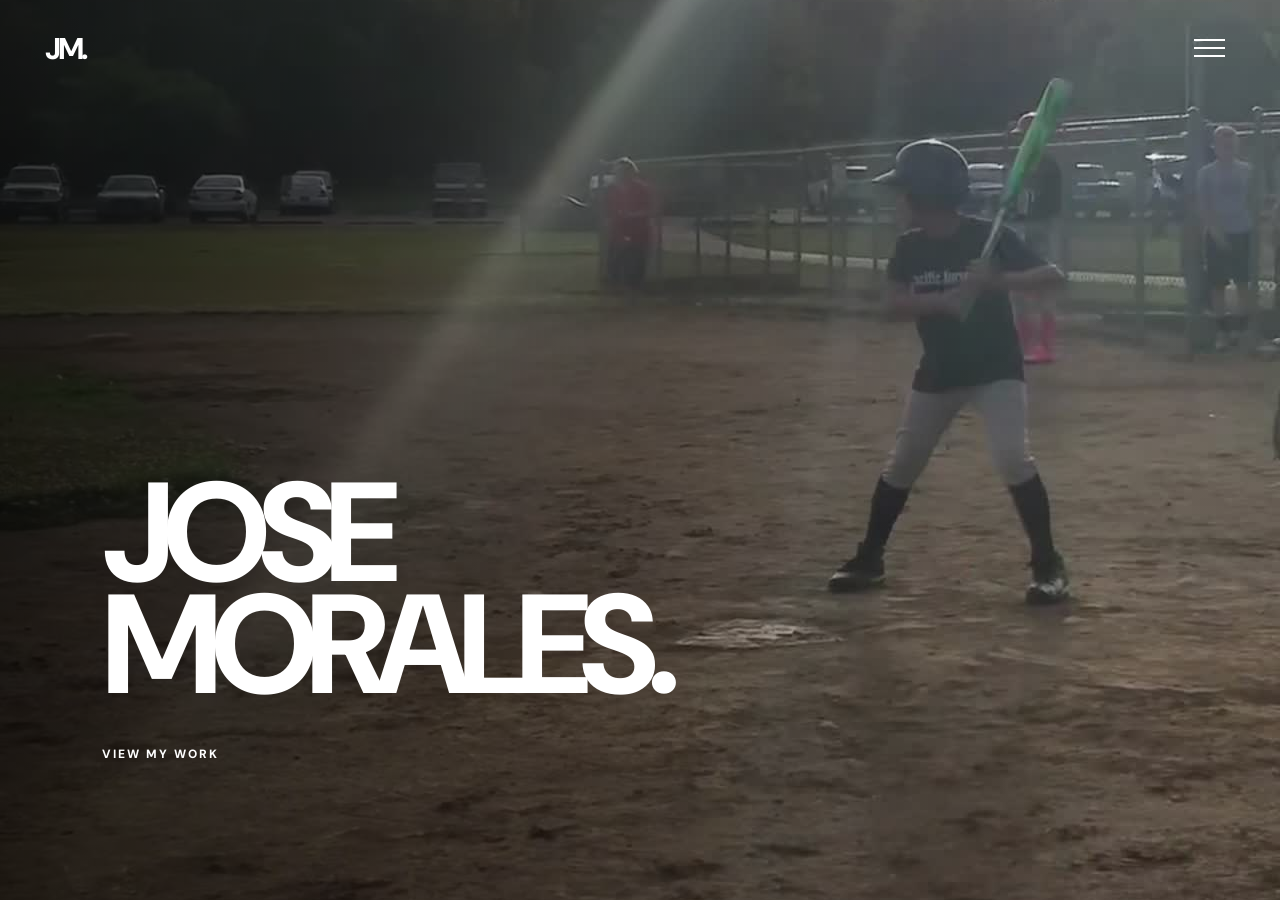
<file: index.html>
<!DOCTYPE html>

<html lang="en"><head><meta charset="utf-8"/><meta content="width=device-width,initial-scale=1" name="viewport"/><title>Jose Morales | Sports Business &amp; Athlete Partnerships</title><meta content="Jose Morales — athlete partnerships, NIL, sports business and selected work." name="description"/><link href="styles.css" rel="stylesheet"/></head><body>
<header class="topbar"><a class="brand" data-page="home" href="#home">JM<span class="brand-dot">.</span></a><a class="linkedin-top" href="https://www.linkedin.com/in/jose2morales/" rel="noopener" target="_blank">LINKEDIN </a><a class="contact-link" href="mailto:jmoralesnil@gmail.com">LET'S CONNECT </a><button aria-controls="site-menu" aria-expanded="false" aria-label="Open menu" class="menu-toggle" type="button"><span></span><span></span><span></span></button></header>
<nav aria-hidden="true" aria-label="Main menu" class="float-nav" id="site-menu"><button aria-label="Close menu" class="menu-close" type="button">×</button><div class="mega-columns"><div class="mega-column"><h2 class="mega-heading">WHO I AM</h2><button class="mega-link" data-page="about" type="button">My Story</button><button class="mega-link" data-page="baseball" type="button">Baseball &amp; Purpose</button><button class="mega-link" data-page="resume" type="button">Resume</button></div><div class="mega-column"><h2 class="mega-heading">EXPERIENCE</h2><button class="mega-link" data-job="0" type="button">Oregon Accelerator — Account Manager</button><button class="mega-link" data-job="1" type="button">Eugene Emeralds</button><button class="mega-link" data-job="2" type="button">Oregon Accelerator — Research &amp; Insights</button><button class="mega-link" data-job="3" type="button">The Eugene Nest</button></div><div class="mega-column"><h2 class="mega-heading">MY WORK</h2><button class="mega-link" data-athlete="mikey" data-open-work="nil" type="button">Mikey Ebner</button><button class="mega-link" data-athlete="brody" data-open-work="nil" type="button">Brody Martin</button><button class="mega-link" data-work="case" type="button">Case Competition</button><button class="mega-link" data-work="projects" type="button">Projects &amp; Writing</button></div><div class="mega-column"><h2 class="mega-heading">CONNECT</h2><a class="mega-link" href="https://www.linkedin.com/in/jose2morales/" rel="noopener" target="_blank">LinkedIn</a><a class="mega-link" href="mailto:jmoralesnil@gmail.com">Email Me</a></div></div></nav>
<main id="main">
<section aria-label="Home" class="screen home-screen active" id="home"><video autoplay="" class="hero-video" loop="" muted="" playsinline="" poster="assets/video-poster.jpg" preload="auto"><source src="assets/batting-before-pitch.mp4" type="video/mp4"/></video><div class="video-shade"></div><div class="home-content"><h1>JOSE<br/>MORALES<span class="period">.</span></h1><button class="work-cta" data-page="work">VIEW MY WORK</button></div></section>
<section aria-label="Who I Am" class="screen content-screen" id="about"><div class="section-inner"><div class="section-top"><h2>WHO I AM </h2></div><div class="about-layout"><div class="portrait-wrap"><img alt="Jose Morales headshot, shown in full" src="assets/headshot.jpg"/></div><div class="about-copy"><p class="lead">I fell in love with sports long before I knew I wanted to work in the industry.</p><p>At 14, I started reselling shoes. I loved the game, the shoes, and everything that came with it. More than anything, I loved learning how to hustle — figuring out how to turn one dollar into two, finding opportunities, and putting in the work to make something happen.</p><p>That experience taught me how to connect with people, understand what they value, and build something from the ground up. It’s the same mindset I bring to athlete partnerships and sports business today.</p><p>I'm studying Advertising with a Sports Business minor at the University of Oregon. Between retail operations, Minor League Baseball, and NIL partnerships, I've learned that the part of sports I enjoy most is helping people turn an opportunity into something real.</p><div class="about-meta"><span>UNIVERSITY OF OREGON</span><span>ADVERTISING / SPORTS BUSINESS</span></div><div class="inline-links"><a href="mailto:jmoralesnil@gmail.com">EMAIL </a><a href="https://www.linkedin.com/in/jose2morales/" rel="noopener" target="_blank">LINKEDIN </a><a href="https://jmoraportfolio.com/" rel="noopener" target="_blank">PORTFOLIO </a></div></div></div></div></section>
<section aria-label="Experience" class="screen content-screen" id="experience"><div class="section-inner"><div class="section-top"><h2>EXPERIENCE</h2></div><div class="experience-list">
<article class="job"><div class="job-side"><span class="job-date">JUNE 2026 — PRESENT</span><span class="job-loc">EUGENE, OR</span></div><div class="job-main"><img alt="Company logo" class="company-logo" src="assets/accelerator.png"/><h3>OREGON ACCELERATOR</h3><div class="job-role">ACCOUNT MANAGER</div><p>Managed NIL partnerships for University of Oregon student-athletes end to end, from brand outreach through campaign execution, as the main point of contact between athletes and brands.</p><p>Led brand outreach, athlete coordination, and partnership execution across six NIL campaigns, building relationships between athletes and businesses.</p></div></article>
<article class="job"><div class="job-side"><span class="job-date">APRIL — SEPTEMBER 2026</span><span class="job-loc">EUGENE, OR</span></div><div class="job-main"><img alt="Company logo" class="company-logo" src="assets/emeralds.png"/><h3>EUGENE EMERALDS <small>(MiLB)</small></h3><div class="job-role">BOX OFFICE ASSOCIATE</div><p>Worked the box office during 10 sellout crowds of 4,000 fans, handling an average of 450 walk-up ticket sales per game while keeping lines moving before first pitch.</p><p>Handled walk-up sales, will call, and seating fixes under pressure, and learned the behind-the-scenes operations of a MiLB organization using ProVenue.</p></div></article>
<article class="job"><div class="job-side"><span class="job-date">MARCH — JUNE 2026</span><span class="job-loc">EUGENE, OR</span></div><div class="job-main"><img alt="Company logo" class="company-logo" src="assets/accelerator.png"/><h3>OREGON ACCELERATOR</h3><div class="job-role">RESEARCH &amp; INSIGHTS</div><p>Built analytical one-pagers on student-athletes' fair market value using Social Blade, follower growth, engagement rate, and reach.</p><p>Turned athlete data into pitch-ready insights to help price NIL deals and match athletes with local brands. <strong>Promoted to Account Manager after three months.</strong></p></div></article>
<article class="job"><div class="job-side"><span class="job-date">2024 — PRESENT</span><span class="job-loc">EUGENE, OR</span></div><div class="job-main"><img alt="Company logo" class="company-logo" src="assets/nest.png"/><h3>THE EUGENE NEST</h3><div class="job-role">SALES ASSOCIATE</div><p>Worked with customers across sneaker resale and streetwear, supporting merchandise drops, store operations, and customer relationships. Learned how inventory, demand, and sales patterns shape decisions at a small business.</p></div></article>
</div></div></section>
<section aria-label="Baseball and Purpose" class="screen content-screen" id="baseball"><div class="section-inner"><div class="section-top"><h2>BASEBALL &amp; PURPOSE </h2></div><div class="story-scroll"><p class="story-lead">Baseball has always been more than a game to me. It's where I learned to compete, keep showing up, and believe in something bigger than myself.</p><p>Growing up, I watched my mom work three jobs to support us. I learned early what it takes just to get by, and I carried that work ethic into everything I did, especially baseball.</p><p>Then, as a young teenager, I broke my ankle. I spent three months in bed and eight months recovering in total. Going from playing the game I loved to having to learn how to walk again changed the way I looked at my future. I had a lot of time to think about what I wanted to do with my life and what kind of impact I could make.</p><p>That experience helped me realize that my place in baseball didn't have to end when I stepped off the field. I could still be part of the game by helping other athletes navigate their own journeys, especially when things don't go as planned.</p><p class="story-emphasis">I want to be the person an athlete can turn to — a resource, a supporter, and someone who understands that there's a whole person behind the performance.</p><p>That's why I'm excited to build my career in the baseball ecosystem. Whether it's athlete representation, partnerships, player development, or the business side of the sport, I want to help players find opportunities, make informed decisions, and get where they want to go. I know what it feels like to have the game taken away for a while. I want to help athletes feel supported through the highs, the setbacks, and everything in between.</p></div></div></section><section aria-label="Resume" class="screen content-screen" id="resume"><div class="section-inner"><div class="section-top"><h2>RESUME </h2></div><div class="resume-scroll"><img alt="Jose Morales resume — full document" class="resume-image" src="assets/resume.png"/></div></div></section><section aria-label="My Work" class="screen content-screen" id="work"><div class="section-inner"><div class="section-top"><h2>MY WORK </h2></div>
<div class="work-panel selected" id="panel-nil" role="tabpanel"><div aria-label="Athlete profiles" class="athlete-nav"><button class="selected" data-athlete="mikey">mikey ebner</button><button data-athlete="brody">BRODY MARTIN</button></div>
<div class="athlete-panel" id="athlete-mikey" role="tabpanel"><div class="athlete-layout"><div class="athlete-copy"><span class="eyebrow muted">OREGON BASEBALL / PITCHER / NIL</span><h3>MIKEY<br/>EBNER<span class="period">.</span></h3><p class="feature-lead">Turning local reach into a recurring partnership.</p><p>Paired USC transfer and Oregon Baseball pitcher Mikey Ebner with R&amp;A Auto Detail to build his local following. The campaign delivered 10K+ views, 300+ likes, and a 10% engagement lift, and became a year-long recurring NIL deal.</p><div class="stats"><div><strong>10K+</strong><span>VIEWS</span></div><div><strong>300+</strong><span>LIKES</span></div><div><strong>10%</strong><span>ENGAGEMENT LIFT</span></div></div><div class="mikey-partnerships"><h4>BRAND PARTNERSHIPS</h4><p>Six partnerships I helped secure and manage for Mikey Ebner:</p><ul><li>R&amp;A Auto Detail</li><li>Momentous</li><li>GLD Jewelry</li><li>Manta Sleep</li><li>Hawaiian Island Grill</li><li>Fore Season Golf Simulator</li></ul></div></div><div class="campaign-video"><video controls="" playsinline="" poster="assets/mikey-video-poster.jpg" preload="metadata"><source src="assets/mikey-ra-campaign.mp4" type="video/mp4"/>Your browser does not support video playback.</video><div class="video-caption">R&amp;A AUTO DETAIL × MIKEY EBNER · FILMED &amp; EDITED BY OTTO ARNEY</div><p class="creative-credit">Video credit: Otto Arney — filming &amp; editing · Creative team collaboration</p></div></div></div>
<div class="athlete-panel brody-feature" hidden="" id="athlete-brody" role="tabpanel"><div class="athlete-layout"><div class="athlete-copy"><span class="eyebrow muted">OREGON BASEBALL / PITCHER / NIL</span><h3>BRODY<br/>MARTIN<span class="period">.</span></h3><p class="feature-lead">Bringing a brand relationship to another athlete.</p><p>Brody is a pitcher for the University of Oregon baseball team I work with through Oregon Accelerator. I connected him with GLD, bringing a jewelry brand I'd already partnered with into a second athlete relationship.</p></div><div class="brody-type"><span>OREGON BASEBALL</span><strong>GLD / JEWELRY</strong></div></div></div>
</div>
<div class="work-panel" hidden="" id="panel-case" role="tabpanel">
<div class="case-editorial"><span class="eyebrow muted">OREGON ACCELERATOR / SPRING 2026</span><h3>KAISER<br/>PERMANENTE<span class="period">.</span></h3>
<p class="case-intro">Making <em>Thrive</em> relevant to the next generation.</p>
<p>Kaiser Permanente challenged four Oregon Accelerator teams to reach college-age audiences with a measurable, relevant campaign.</p>
<p>We proposed <strong>Thrive Campus Tour</strong>: a repeatable campus wellness experience connecting Kaiser’s Thrive message with students through athlete partnerships and in-person engagement.</p>
<p>Our pitch mapped event logistics, budget, and KPIs—participation, QR interactions, brand recognition, and follow-up engagement—to make the idea scalable and measurable.</p>
<p>I helped lead a ten-person team and presented with five teammates: <strong>10 minutes to pitch, five minutes for questions.</strong> We placed <strong>first of four teams.</strong></p>

<a class="deck-open" href="#kaiser-deck" id="deck-open-link">VIEW THE ORIGINAL 17-SLIDE PITCH DECK</a>
<div class="case-judges"><h4>ACKNOWLEDGMENTS</h4><p>Thank you to <a href="https://www.linkedin.com/company/oregon-accelerator/" rel="noopener" target="_blank">Oregon Accelerator</a> for organizing the opportunity and to the judges who invested their time in reviewing our work: <a href="https://www.linkedin.com/in/alex-muecke/" rel="noopener" target="_blank">Alex Muecke</a>, <a href="https://www.linkedin.com/in/abbyboustead/" rel="noopener" target="_blank">Abby Boustead, MBA</a>, <a href="https://www.linkedin.com/in/emily-jo-roberts-25018248/" rel="noopener" target="_blank">Emily Jo Roberts</a>, <a href="https://www.linkedin.com/in/jfraccola/" rel="noopener" target="_blank">Jillian Fraccola</a>, <a href="https://www.linkedin.com/in/stevenstrand/" rel="noopener" target="_blank">Steve Strand</a>, <a href="https://www.linkedin.com/in/kleinaaronr/" rel="noopener" target="_blank">Aaron Klein</a>.</p></div>
</div></div>
<div class="work-panel" hidden="" id="panel-projects" role="tabpanel"><div class="project-list"><article><span class="eyebrow muted">WEB DEVELOPMENT</span><h3>JEREMIAH MCCLELLAN</h3><p>Website work for athlete Jeremiah McClellan, combining a clean digital presence with athlete branding.</p><a href="https://jaymcc.com/" rel="noopener" target="_blank">VISIT JAYMCC.COM </a></article><article><span class="eyebrow muted">WRITING / MEDIUM</span><h3>PUBLISHED ARTICLES</h3><p>My published writing on NIL partnerships and the business of sneakers.</p><a href="https://medium.com/@morales.jose1823/nil-and-the-new-brand-pipeline-how-college-endorsements-became-infrastructure-6e71b758aadb" rel="noopener" target="_blank">NIL AND THE NEW BRAND PIPELINE </a><a href="https://medium.com/@morales.jose1823/nikes-inventory-correction-scarcity-the-dtc-misstep-the-lost-categories-and-the-recovery-27f972cce222" rel="noopener" target="_blank">NIKE’S INVENTORY CORRECTION </a><a href="https://medium.com/@morales.jose1823" rel="noopener" target="_blank">ALL ARTICLES ON MEDIUM </a></article></div></div>
</div></section>
</main><div aria-hidden="true" class="bottom-index"><span id="page-counter">00 / 03</span><span>JOSE MORALES © 2026</span></div><script src="site.js"></script><div aria-hidden="true" aria-label="Kaiser Permanente original 17-slide pitch deck" aria-modal="true" class="deck-overlay" id="kaiser-deck" role="dialog"><div class="deck-top"><span>KAISER PERMANENTE × OREGON ACCELERATOR · ORIGINAL PITCH DECK</span><button aria-label="Close pitch deck" class="deck-close">CLOSE ×</button></div><div class="deck-image-wrap"><img alt="Kaiser Permanente pitch deck slide 1 of 17" class="deck-image" src="assets/kaiser-deck/01.jpg"/></div><div class="deck-bottom"><button class="deck-back">PREVIOUS</button><span class="deck-index">01 / 17</span><button class="deck-forward">NEXT</button></div></div><script>
(function(){const overlay=document.getElementById('kaiser-deck'),open=document.getElementById('deck-open-link');if(!overlay||!open)return;let idx=0;const img=overlay.querySelector('.deck-image'),count=overlay.querySelector('.deck-index');const slides=window.KAISER_SLIDES||Array.from({length:17},(_,i)=>'assets/kaiser-deck/'+String(i+1).padStart(2,'0')+'.jpg');function show(n){idx=(n+17)%17;img.src=slides[idx];img.alt='Kaiser Permanente original pitch deck slide '+(idx+1)+' of 17';count.textContent=String(idx+1).padStart(2,'0')+' / 17'}function close(){overlay.classList.remove('open');overlay.setAttribute('aria-hidden','true');document.body.classList.remove('deck-open-body');if(location.hash==='#kaiser-deck')history.replaceState(null,'',location.pathname+location.search)}open.addEventListener('click',e=>{e.preventDefault();show(0);overlay.classList.add('open');overlay.setAttribute('aria-hidden','false');document.body.classList.add('deck-open-body')});overlay.querySelector('.deck-close').addEventListener('click',close);overlay.querySelector('.deck-back').addEventListener('click',()=>show(idx-1));overlay.querySelector('.deck-forward').addEventListener('click',()=>show(idx+1));document.addEventListener('keydown',e=>{if(!overlay.classList.contains('open'))return;if(e.key==='Escape')close();if(e.key==='ArrowLeft')show(idx-1);if(e.key==='ArrowRight')show(idx+1)});})();
</script></body></html>
</file>
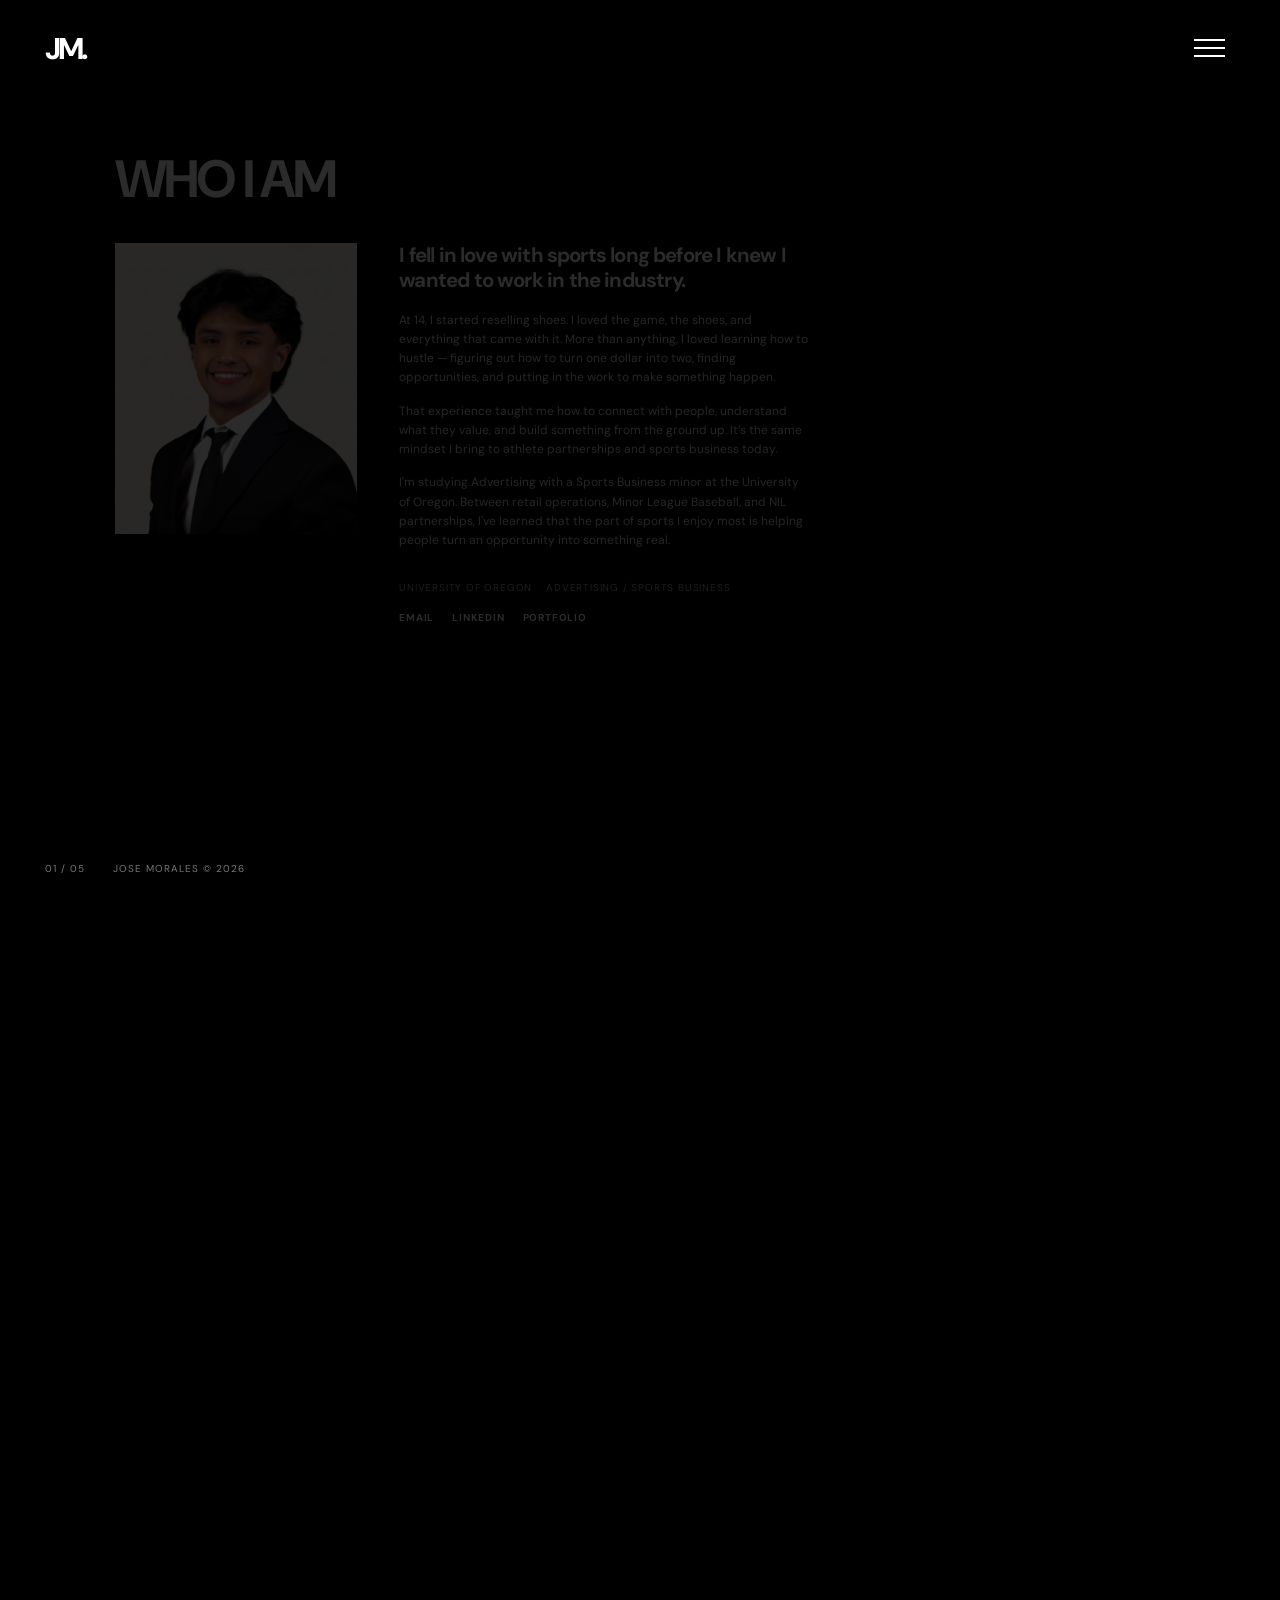
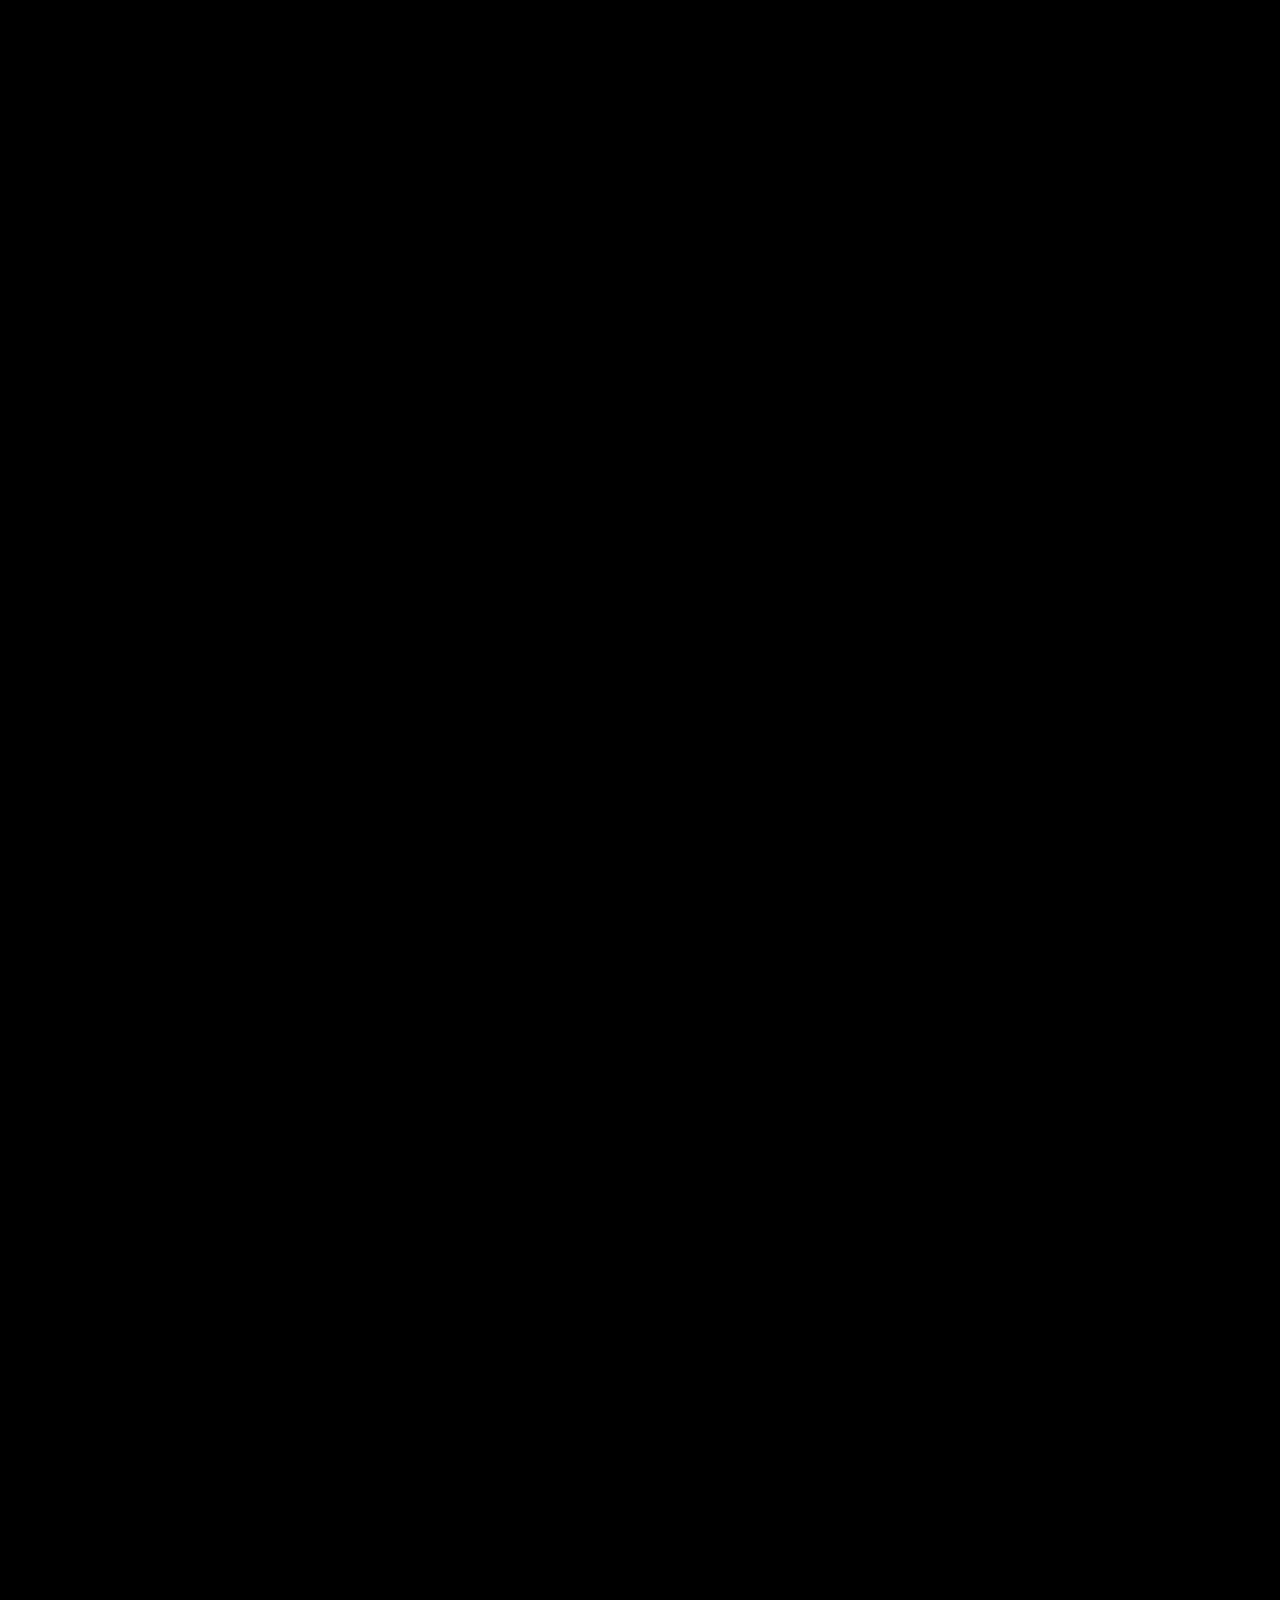
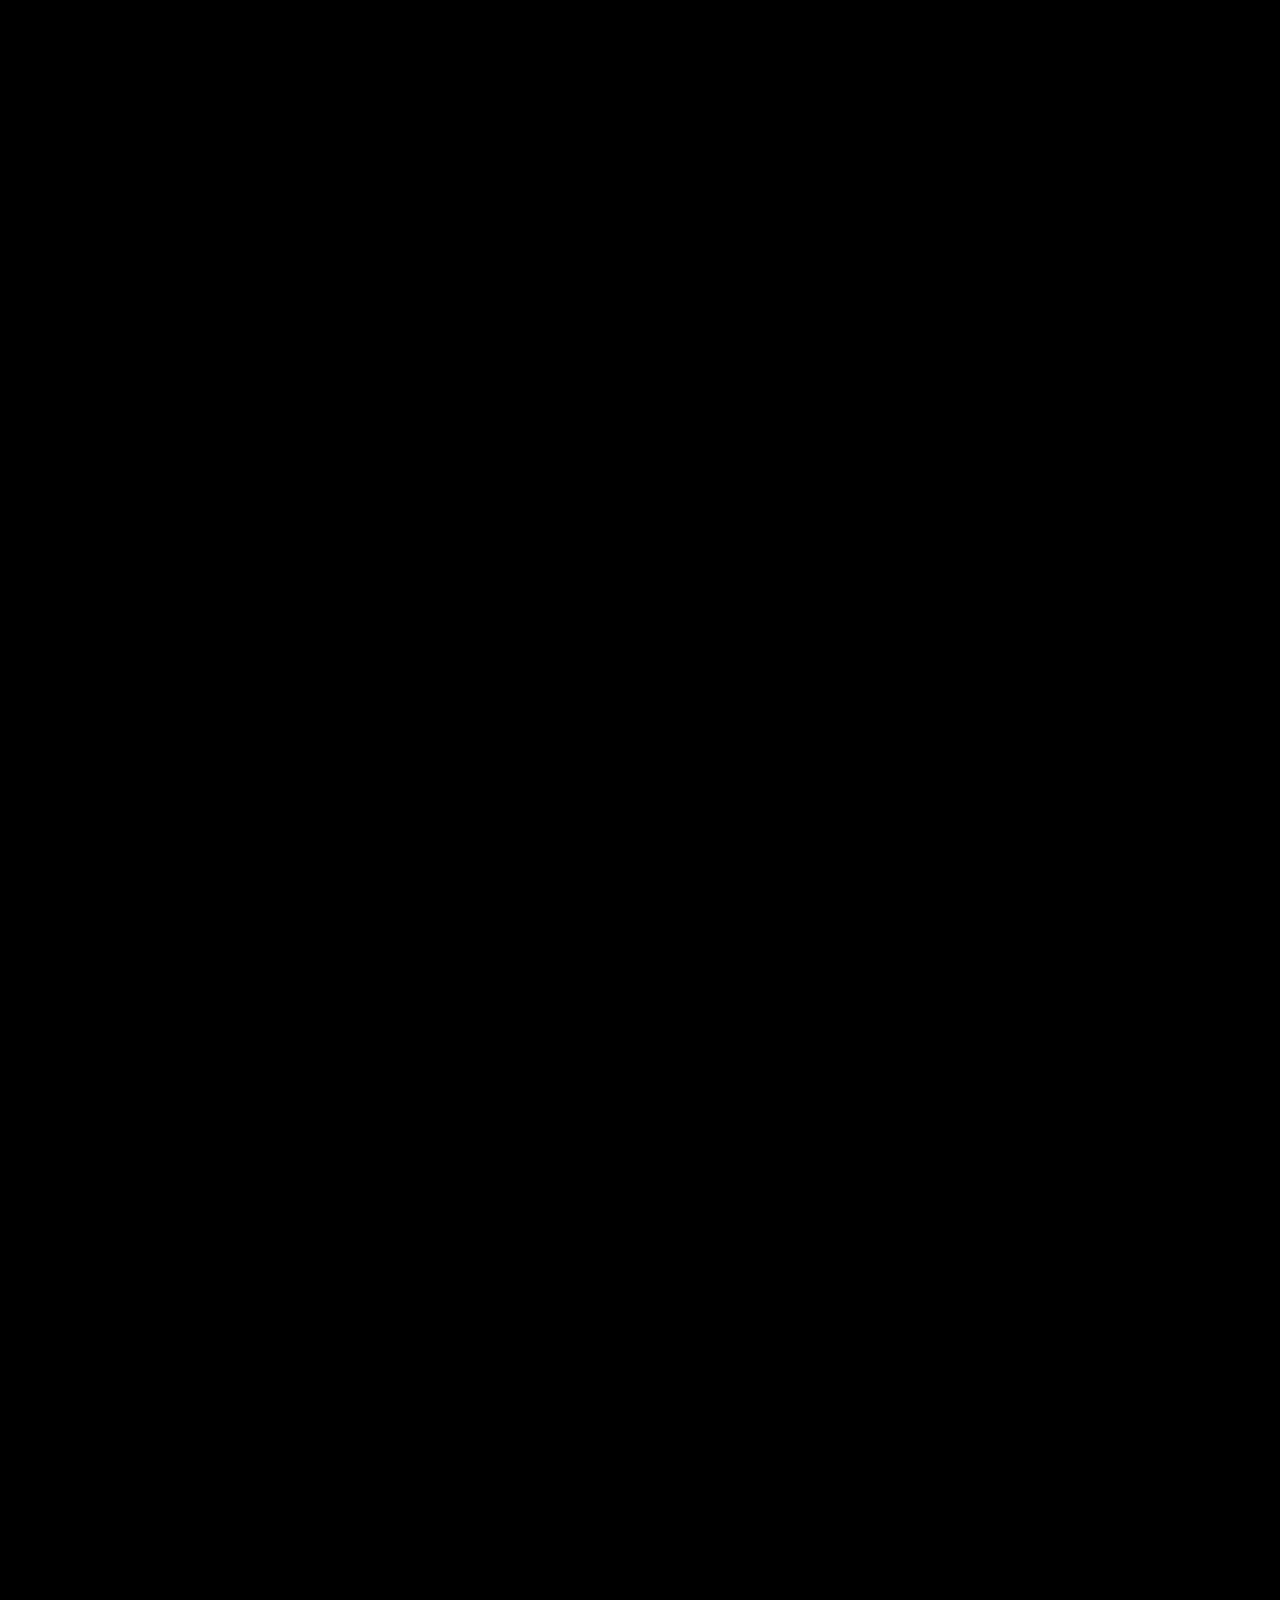
<file: about.html>
<!DOCTYPE html>
<html lang="en"><head><meta charset="utf-8"/><meta content="0; url=index.html#about" http-equiv="refresh"/><title>Jose Morales</title></head><body><a href="index.html#about">Open portfolio</a><div aria-hidden="true" aria-label="Kaiser Permanente original 17-slide pitch deck" aria-modal="true" class="deck-overlay" id="kaiser-deck" role="dialog"><div class="deck-top"><span>KAISER PERMANENTE × OREGON ACCELERATOR · ORIGINAL PITCH DECK</span><button aria-label="Close pitch deck" class="deck-close">CLOSE ×</button></div><div class="deck-image-wrap"><img alt="Kaiser Permanente pitch deck slide 1 of 17" class="deck-image" src="assets/kaiser-deck/01.jpg"/></div><div class="deck-bottom"><button class="deck-back">PREVIOUS</button><span class="deck-index">01 / 17</span><button class="deck-forward">NEXT</button></div></div><script>
(function(){const overlay=document.getElementById('kaiser-deck'),open=document.getElementById('deck-open-link');if(!overlay||!open)return;let idx=0;const img=overlay.querySelector('.deck-image'),count=overlay.querySelector('.deck-index');const slides=window.KAISER_SLIDES||Array.from({length:17},(_,i)=>'assets/kaiser-deck/'+String(i+1).padStart(2,'0')+'.jpg');function show(n){idx=(n+17)%17;img.src=slides[idx];img.alt='Kaiser Permanente original pitch deck slide '+(idx+1)+' of 17';count.textContent=String(idx+1).padStart(2,'0')+' / 17'}function close(){overlay.classList.remove('open');overlay.setAttribute('aria-hidden','true');document.body.classList.remove('deck-open-body');if(location.hash==='#kaiser-deck')history.replaceState(null,'',location.pathname+location.search)}open.addEventListener('click',e=>{e.preventDefault();show(0);overlay.classList.add('open');overlay.setAttribute('aria-hidden','false');document.body.classList.add('deck-open-body')});overlay.querySelector('.deck-close').addEventListener('click',close);overlay.querySelector('.deck-back').addEventListener('click',()=>show(idx-1));overlay.querySelector('.deck-forward').addEventListener('click',()=>show(idx+1));document.addEventListener('keydown',e=>{if(!overlay.classList.contains('open'))return;if(e.key==='Escape')close();if(e.key==='ArrowLeft')show(idx-1);if(e.key==='ArrowRight')show(idx+1)});})();
</script></body></html>
</file>
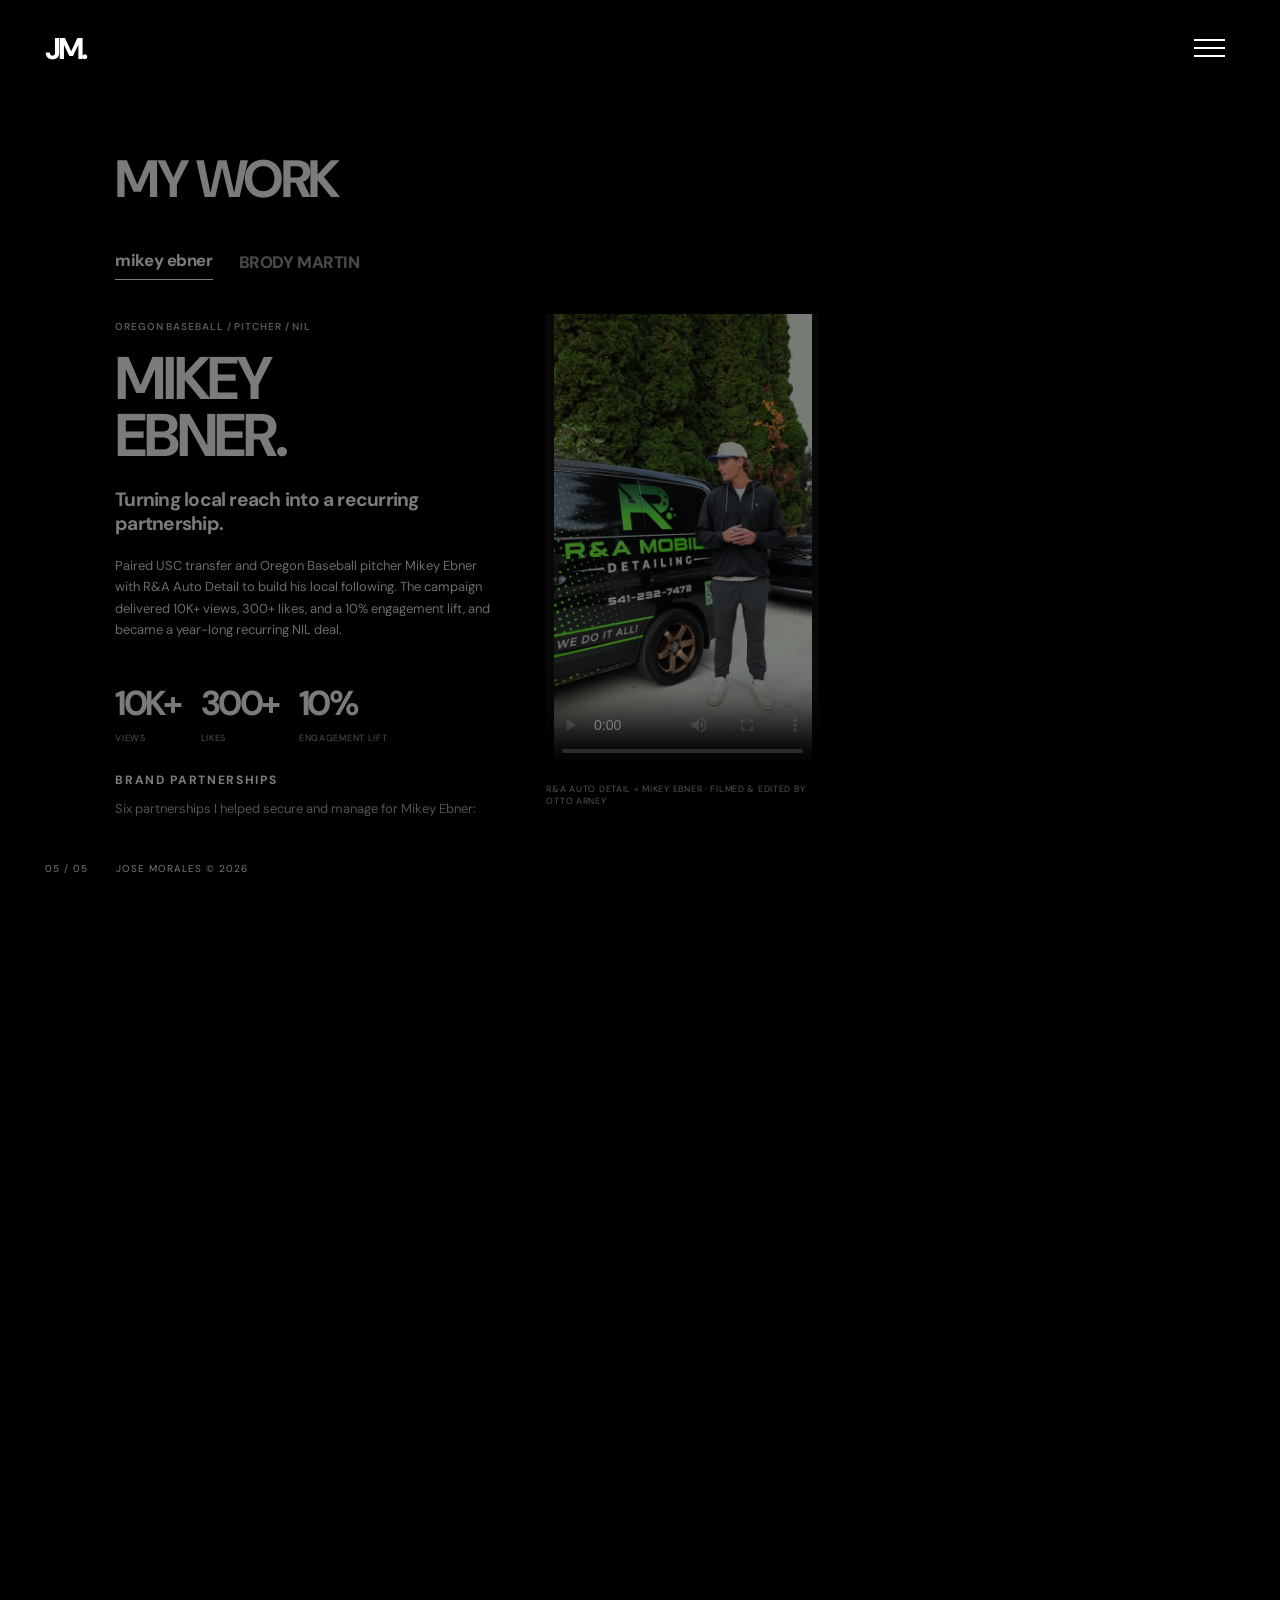
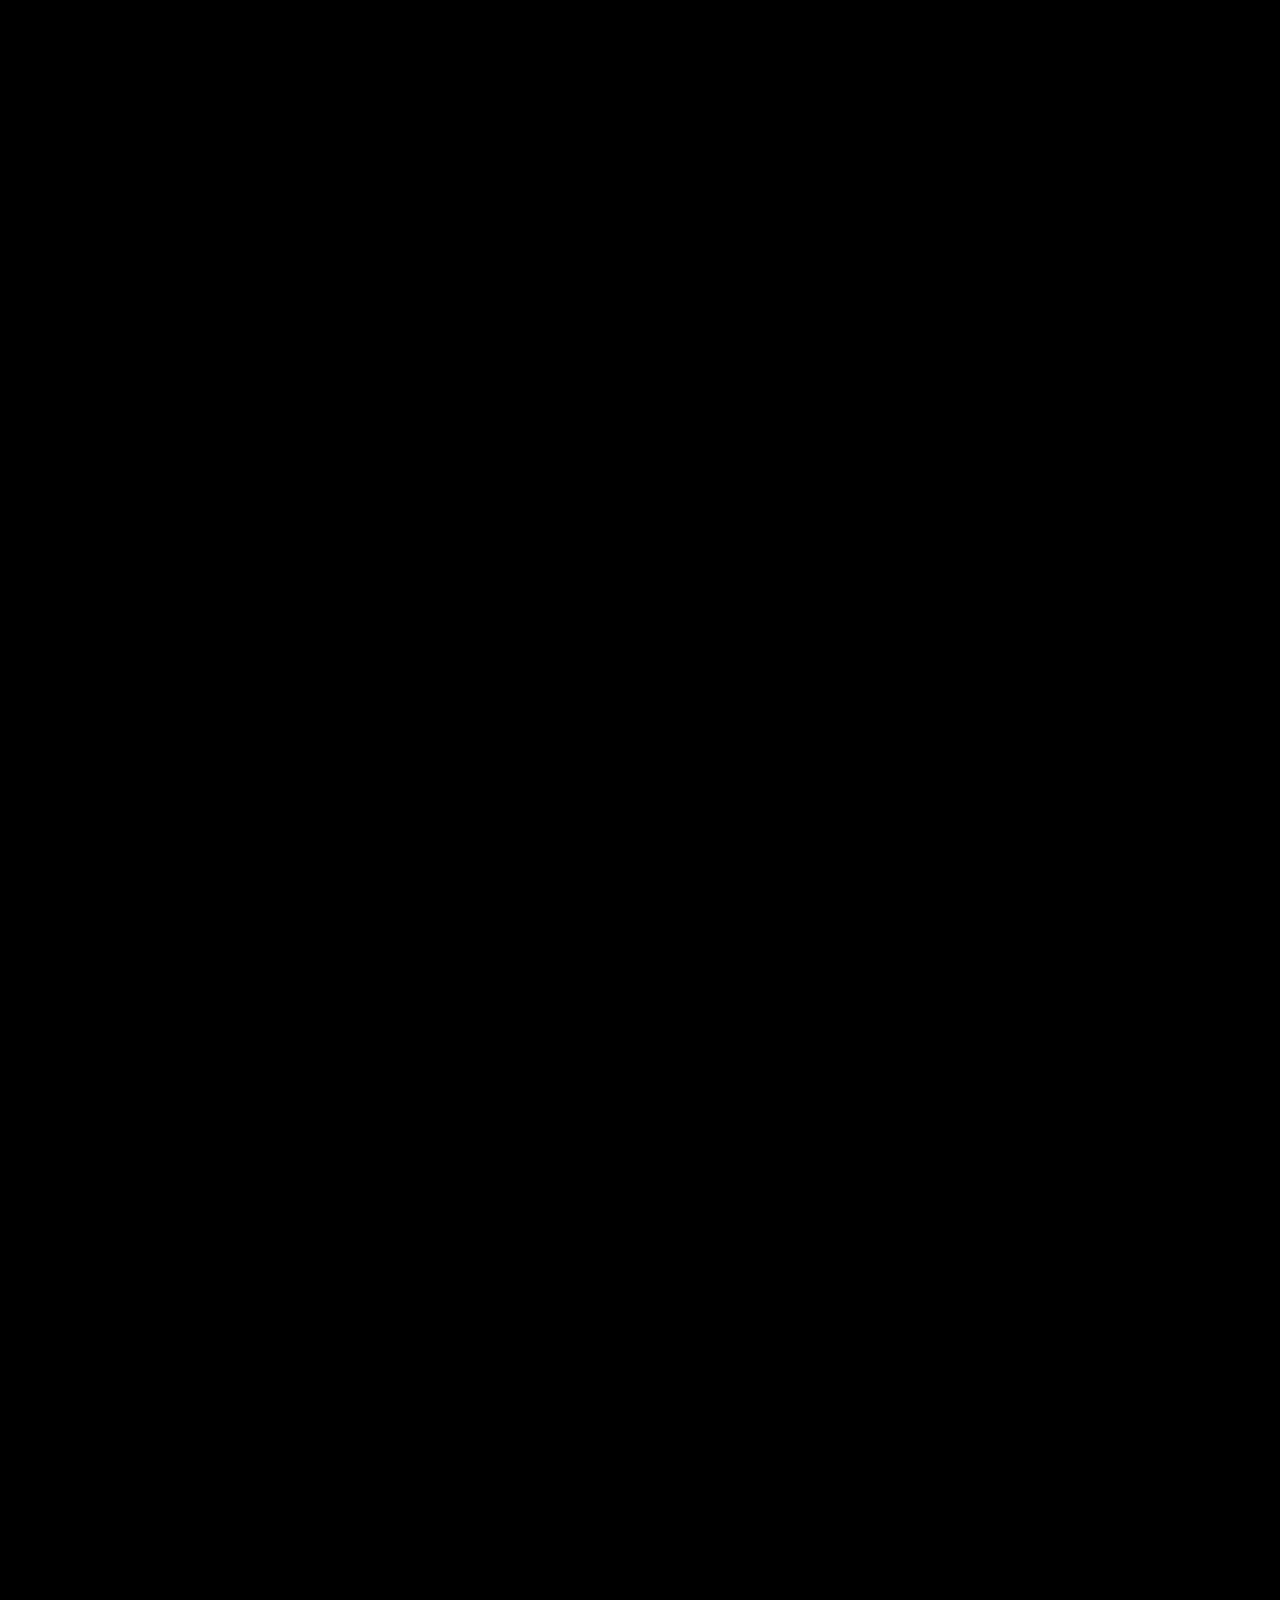
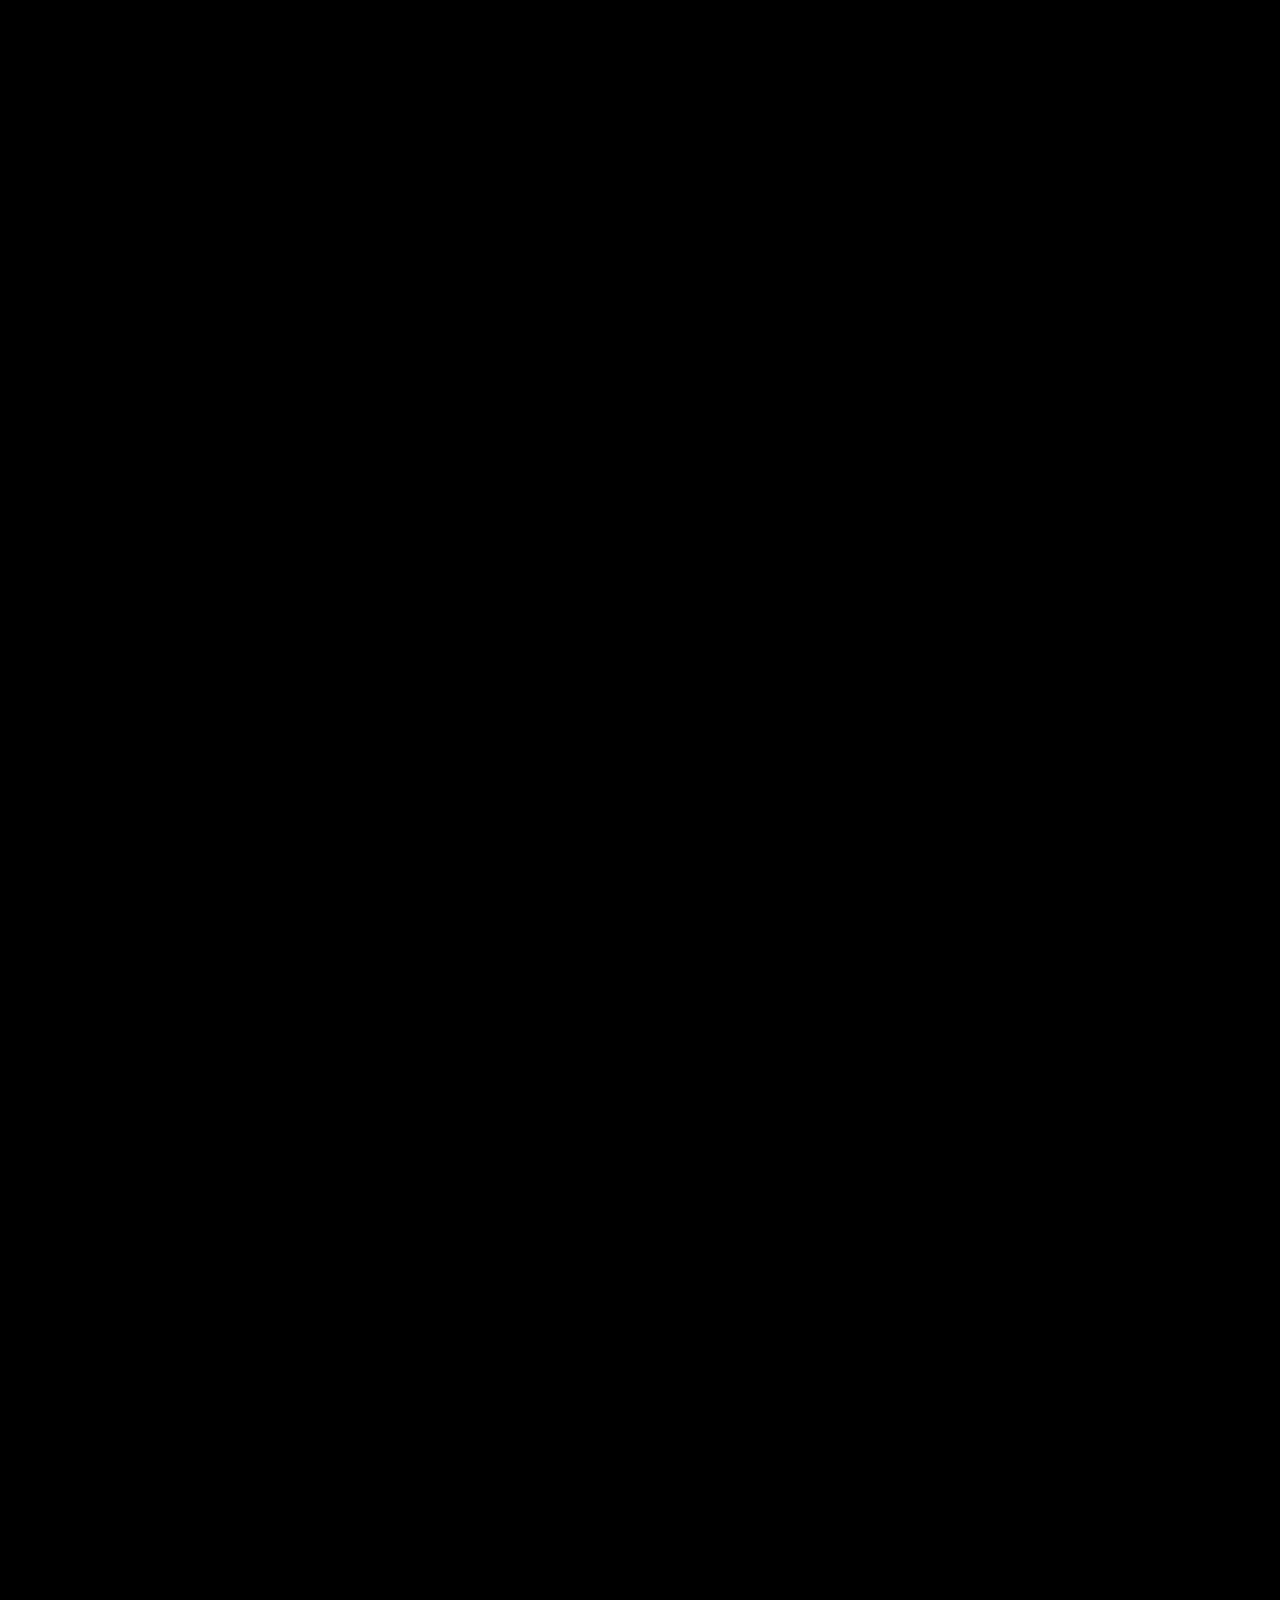
<file: athletes.html>
<!DOCTYPE html>
<html lang="en"><head><meta charset="utf-8"/><meta content="0; url=index.html#work" http-equiv="refresh"/><title>Jose Morales</title></head><body><a href="index.html#work">Open portfolio</a><div aria-hidden="true" aria-label="Kaiser Permanente original 17-slide pitch deck" aria-modal="true" class="deck-overlay" id="kaiser-deck" role="dialog"><div class="deck-top"><span>KAISER PERMANENTE × OREGON ACCELERATOR · ORIGINAL PITCH DECK</span><button aria-label="Close pitch deck" class="deck-close">CLOSE ×</button></div><div class="deck-image-wrap"><img alt="Kaiser Permanente pitch deck slide 1 of 17" class="deck-image" src="assets/kaiser-deck/01.jpg"/></div><div class="deck-bottom"><button class="deck-back">PREVIOUS</button><span class="deck-index">01 / 17</span><button class="deck-forward">NEXT</button></div></div><script>
(function(){const overlay=document.getElementById('kaiser-deck'),open=document.getElementById('deck-open-link');if(!overlay||!open)return;let idx=0;const img=overlay.querySelector('.deck-image'),count=overlay.querySelector('.deck-index');const slides=window.KAISER_SLIDES||Array.from({length:17},(_,i)=>'assets/kaiser-deck/'+String(i+1).padStart(2,'0')+'.jpg');function show(n){idx=(n+17)%17;img.src=slides[idx];img.alt='Kaiser Permanente original pitch deck slide '+(idx+1)+' of 17';count.textContent=String(idx+1).padStart(2,'0')+' / 17'}function close(){overlay.classList.remove('open');overlay.setAttribute('aria-hidden','true');document.body.classList.remove('deck-open-body');if(location.hash==='#kaiser-deck')history.replaceState(null,'',location.pathname+location.search)}open.addEventListener('click',e=>{e.preventDefault();show(0);overlay.classList.add('open');overlay.setAttribute('aria-hidden','false');document.body.classList.add('deck-open-body')});overlay.querySelector('.deck-close').addEventListener('click',close);overlay.querySelector('.deck-back').addEventListener('click',()=>show(idx-1));overlay.querySelector('.deck-forward').addEventListener('click',()=>show(idx+1));document.addEventListener('keydown',e=>{if(!overlay.classList.contains('open'))return;if(e.key==='Escape')close();if(e.key==='ArrowLeft')show(idx-1);if(e.key==='ArrowRight')show(idx+1)});})();
</script></body></html>
</file>
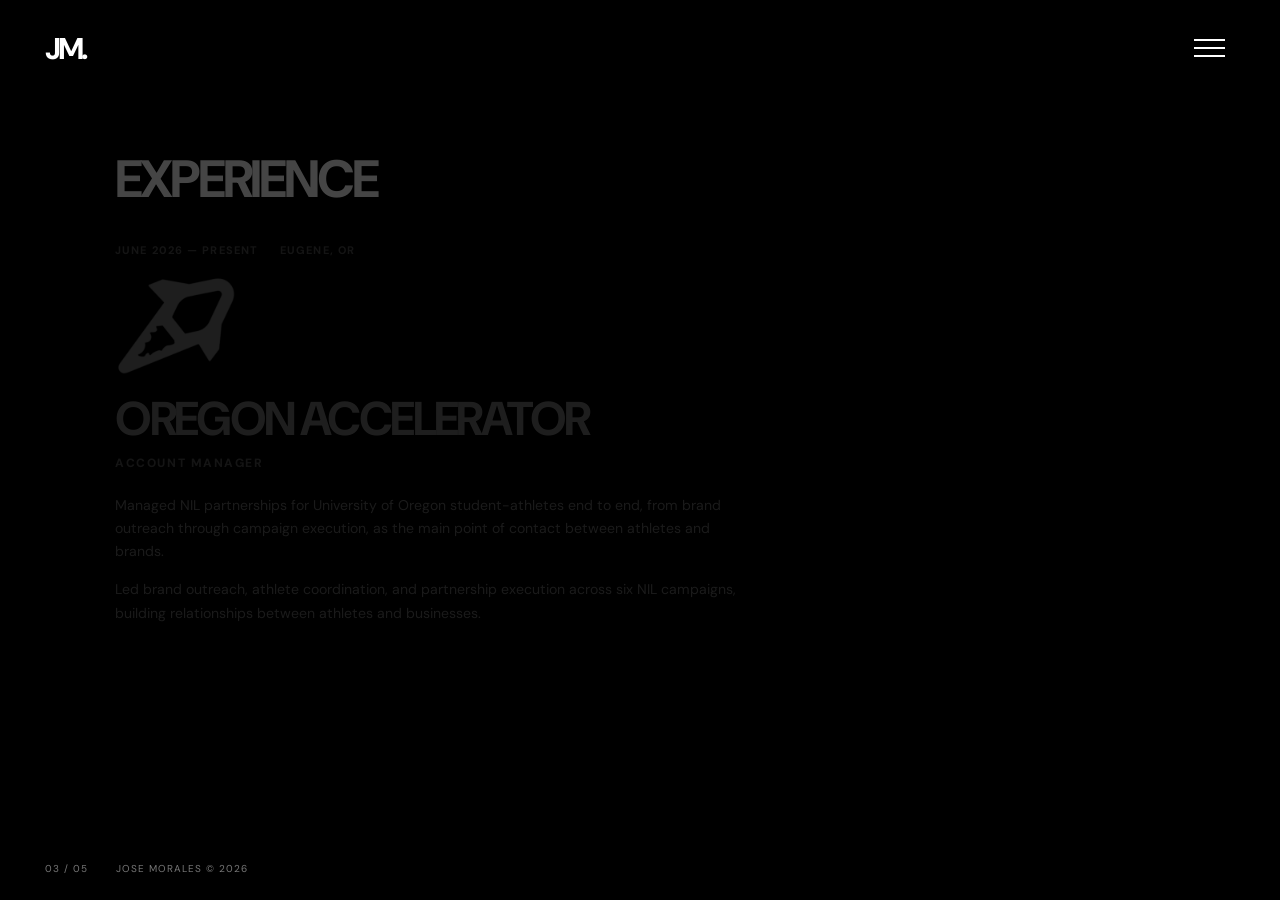
<file: experience.html>
<!DOCTYPE html>
<html lang="en"><head><meta charset="utf-8"/><meta content="0; url=index.html#experience" http-equiv="refresh"/><title>Jose Morales</title></head><body><a href="index.html#experience">Open portfolio</a><div aria-hidden="true" aria-label="Kaiser Permanente original 17-slide pitch deck" aria-modal="true" class="deck-overlay" id="kaiser-deck" role="dialog"><div class="deck-top"><span>KAISER PERMANENTE × OREGON ACCELERATOR · ORIGINAL PITCH DECK</span><button aria-label="Close pitch deck" class="deck-close">CLOSE ×</button></div><div class="deck-image-wrap"><img alt="Kaiser Permanente pitch deck slide 1 of 17" class="deck-image" src="assets/kaiser-deck/01.jpg"/></div><div class="deck-bottom"><button class="deck-back">PREVIOUS</button><span class="deck-index">01 / 17</span><button class="deck-forward">NEXT</button></div></div><script>
(function(){const overlay=document.getElementById('kaiser-deck'),open=document.getElementById('deck-open-link');if(!overlay||!open)return;let idx=0;const img=overlay.querySelector('.deck-image'),count=overlay.querySelector('.deck-index');const slides=window.KAISER_SLIDES||Array.from({length:17},(_,i)=>'assets/kaiser-deck/'+String(i+1).padStart(2,'0')+'.jpg');function show(n){idx=(n+17)%17;img.src=slides[idx];img.alt='Kaiser Permanente original pitch deck slide '+(idx+1)+' of 17';count.textContent=String(idx+1).padStart(2,'0')+' / 17'}function close(){overlay.classList.remove('open');overlay.setAttribute('aria-hidden','true');document.body.classList.remove('deck-open-body');if(location.hash==='#kaiser-deck')history.replaceState(null,'',location.pathname+location.search)}open.addEventListener('click',e=>{e.preventDefault();show(0);overlay.classList.add('open');overlay.setAttribute('aria-hidden','false');document.body.classList.add('deck-open-body')});overlay.querySelector('.deck-close').addEventListener('click',close);overlay.querySelector('.deck-back').addEventListener('click',()=>show(idx-1));overlay.querySelector('.deck-forward').addEventListener('click',()=>show(idx+1));document.addEventListener('keydown',e=>{if(!overlay.classList.contains('open'))return;if(e.key==='Escape')close();if(e.key==='ArrowLeft')show(idx-1);if(e.key==='ArrowRight')show(idx+1)});})();
</script></body></html>
</file>
<file: styles.css>
@import url("https://fonts.googleapis.com/css2?family=DM+Sans:wght@400;500;600;700;800&display=swap");:root{--ink:#f2f1e9;--muted:#a5b0b3;--line:#31444a}*{box-sizing:border-box}html,body{margin:0;width:100%;height:100%;overflow:hidden}body{font-family:"DM Sans",Arial,sans-serif;background:#080808;color:var(--ink);-webkit-font-smoothing:antialiased}button,a{font:inherit}button{cursor:pointer}a{text-decoration:none;color:inherit}button:focus-visible,a:focus-visible{outline:2px solid white;outline-offset:5px}.topbar{position:fixed;z-index:20;top:26px;left:3.5%;right:3.5%;display:flex;align-items:center;justify-content:space-between}.brand{font-weight:800;font-size:30px;letter-spacing:-.09em}.brand-dot,.period{color:#c0a77e}.contact-link{font-size:10px;font-weight:700;letter-spacing:.15em;border-bottom:1px solid #999;padding-bottom:6px}.contact-link span{font-size:17px;margin-left:10px}.body-home .topbar,.body-home .bottom-index,.body-home .float-nav{display:none!important}.screen{position:absolute;inset:0;display:none;opacity:0}.screen.active{display:block;opacity:1;animation:fade .35s ease}@keyframes fade{from{opacity:0}to{opacity:1}}.home-screen{background:#080808}.hero-video{position:absolute;inset:0;width:100%;height:100%;object-fit:cover}.video-shade{position:absolute;inset:0;background:linear-gradient(90deg,rgba(0,0,0,.7),rgba(0,0,0,.05) 85%)}.home-content{position:absolute;bottom:14%;left:8%;z-index:2}.home-content h1{font-size:clamp(72px,11vw,180px);line-height:.8;letter-spacing:-.09em;margin:0 0 40px;font-weight:800}.work-cta{background:none;color:white;border:0;border-bottom:1px solid white;padding:0 0 12px;font-size:12px;letter-spacing:.16em;font-weight:800}.work-cta span{font-size:22px;margin-left:45px}.content-screen{background:#080808;padding:17vh 36% 9vh 9%;overflow:hidden}.section-inner{height:100%;display:flex;flex-direction:column;min-height:0}.section-top{margin-bottom:30px;flex-shrink:0}.eyebrow{color:#999;font-size:10px;font-weight:800;letter-spacing:.16em}.section-top h2{font-size:clamp(42px,4.2vw,70px);letter-spacing:-.075em;line-height:1;margin:14px 0 0;font-weight:800}.section-top h2 .period{display:none}.about-layout{display:grid;grid-template-columns:minmax(160px,.72fr) minmax(260px,1.25fr);gap:6%;flex:1;min-height:0;align-items:start}.portrait-wrap{height:min(58vh,580px);display:flex;align-items:flex-start;justify-content:center}.portrait-wrap img{width:100%;height:100%;object-fit:contain;object-position:top center}.about-copy{overflow:auto;max-height:100%;scrollbar-width:thin;padding-right:10px}.about-copy .lead{font-size:clamp(19px,1.6vw,26px);font-weight:700;line-height:1.22;letter-spacing:-.04em;margin:0 0 18px}.about-copy p:not(.lead){font-size:clamp(12px,.94vw,15px);line-height:1.6;color:#ddd;margin:0 0 14px}.about-meta{border-top:1px solid var(--line);margin-top:16px;padding-top:15px;display:flex;flex-wrap:wrap;gap:14px;font-size:10px;letter-spacing:.08em;color:#aaa}.inline-links{display:flex;gap:18px;flex-wrap:wrap;margin-top:17px;font-size:10px;font-weight:700;letter-spacing:.08em}.inline-links a{border-bottom:1px solid #999;padding-bottom:6px}.experience-list{flex:1;min-height:0}.job{display:none;grid-template-columns:1fr;gap:18px;animation:fade .25s ease}.job.selected{display:grid}.job-side{display:flex;gap:22px;color:#aaa;font-size:11px;letter-spacing:.1em;font-weight:700}.job-main h3{font-size:clamp(35px,4vw,64px);letter-spacing:-.075em;line-height:.96;margin:0 0 12px}.job-main h3 small{font-size:16px}.job-role{font-size:12px;letter-spacing:.13em;font-weight:800;margin:0 0 23px;color:#aaa}.job-main p{max-width:630px;font-size:clamp(14px,1.1vw,17px);line-height:1.65;color:#ddd;margin:0 0 15px}.job-main strong{color:white}.work-panel{flex:1;min-height:0;overflow:auto;scrollbar-width:thin}.work-panel[hidden],.athlete-panel[hidden]{display:none!important}.athlete-nav{display:flex;gap:28px;margin:0 0 25px}.athlete-nav button{background:none;border:0;border-bottom:1px solid transparent;color:#888;font-size:13px;font-weight:700;padding:0 0 7px;letter-spacing:.02em}.athlete-nav button.selected,.athlete-nav button:hover{color:white;border-color:white}.athlete-layout{display:grid;grid-template-columns:minmax(0,1.05fr) minmax(220px,.75fr);gap:7%;align-items:start}.athlete-copy h3,.work-feature h3{font-size:clamp(46px,5vw,82px);line-height:.85;letter-spacing:-.075em;margin:15px 0 24px}.athlete-copy p,.work-feature p{font-size:clamp(13px,1vw,16px);line-height:1.65;color:#ddd}.feature-lead{font-size:clamp(18px,1.5vw,24px)!important;font-weight:700;line-height:1.25!important;letter-spacing:-.04em;color:#fff!important}.stats{display:flex;gap:20px;margin-top:22px;padding-top:18px;border-top:1px solid var(--line)}.stats div{display:flex;flex-direction:column;gap:6px}.stats strong{font-size:clamp(24px,2.7vw,39px);letter-spacing:-.07em}.stats span,.partner-note span{font-size:9px;color:#aaa;letter-spacing:.08em}.partner-note{border-top:1px solid var(--line);padding-top:15px;margin-top:22px;display:flex;gap:18px;justify-content:space-between}.partner-note strong{font-size:12px;text-align:right}.campaign-video{width:100%;max-width:310px;justify-self:end}.campaign-video video{display:block;width:100%;max-height:51vh;object-fit:contain;background:#111}.video-caption{display:flex;justify-content:space-between;gap:10px;flex-wrap:wrap;font-size:9px;color:#aaa;letter-spacing:.08em;padding-top:10px}.brody-type{display:flex;flex-direction:column;gap:18px;align-self:center;text-align:right;color:#888}.brody-type strong{font-size:clamp(23px,2.6vw,38px);color:white;letter-spacing:-.05em}.brody-type span,.brody-type small{font-size:11px;letter-spacing:.13em}.work-feature{display:grid;grid-template-columns:1fr .65fr;gap:8%}.work-aside{border-left:1px solid #444;padding-left:25px}.big-stat{display:flex;flex-direction:column}.big-stat strong{font-size:clamp(60px,7vw,115px);line-height:1;letter-spacing:-.09em}.big-stat span{font-size:10px;letter-spacing:.1em;margin-bottom:28px}.aside-row{border-top:1px solid #444;padding:12px 0;font-size:11px;letter-spacing:.06em}.project-list{display:flex;flex-direction:column;gap:23px}.project-list article{border-top:1px solid #444;padding:17px 0 0}.project-list h3{font-size:clamp(24px,2.4vw,36px);letter-spacing:-.06em;margin:12px 0 6px}.project-list p{font-size:14px;line-height:1.5;margin:0 0 8px;color:#ccc}.project-list a{font-size:11px;letter-spacing:.09em;border-bottom:1px solid #aaa;padding-bottom:4px}.bottom-index{position:fixed;left:3.5%;bottom:25px;display:flex;gap:28px;font-size:10px;color:#777;letter-spacing:.1em}@media(max-width:1100px){.float-nav{right:4%;width:245px}.content-screen{padding-right:32%;padding-left:6%}.about-layout{grid-template-columns:1fr;overflow:auto}.portrait-wrap{height:220px;justify-content:flex-start}.portrait-wrap img{width:auto;max-width:100%}.about-copy{overflow:visible}.athlete-layout{grid-template-columns:1fr}.campaign-video{justify-self:start;max-width:270px}.campaign-video video{max-height:26vh}}@media(max-width:700px){.topbar{top:17px;left:5%;right:5%}.brand{font-size:23px}.contact-link{font-size:9px}.float-nav{top:auto;bottom:0;right:0;left:0;transform:none;width:100%;padding:13px 5% 18px;background:rgba(8,8,8,.96);flex-direction:row;flex-wrap:wrap;justify-content:space-between;align-items:center;gap:8px;text-align:left;border-top:1px solid #333}.nav-heading{display:none}.float-main{font-size:19px}.float-sub{flex-basis:100%;flex-direction:row;flex-wrap:wrap;justify-content:center;gap:13px;margin-top:6px;padding-top:12px}.float-sub button,.float-sub a{font-size:13px}.content-screen{padding:92px 6% 125px}.section-top{margin-bottom:18px}.section-top h2{font-size:43px}.about-layout{display:block;overflow:auto}.portrait-wrap{height:250px;margin-bottom:20px}.about-copy p:not(.lead){font-size:13px}.job-main h3{font-size:38px}.job-main p{font-size:14px}.work-feature{display:block}.work-aside{border-left:0;border-top:1px solid #444;padding:15px 0;margin-top:15px}.athlete-layout{display:block}.athlete-copy h3{font-size:53px}.campaign-video{max-width:240px;margin-top:18px}.campaign-video video{max-height:210px}.bottom-index{display:none}.home-content{left:6%;bottom:20%}.home-content h1{font-size:clamp(62px,16vw,100px)}}@media(prefers-reduced-motion:reduce){.screen.active,.job.selected{animation:none}}.story-scroll,.resume-scroll{overflow-y:auto;min-height:0;max-height:100%;padding:0 18px 35px 0;scrollbar-width:thin;max-width:750px}.story-lead{font-size:clamp(22px,2.15vw,36px)!important;line-height:1.23!important;font-weight:800;color:#fff!important;letter-spacing:-.045em}.story-scroll p{font-size:clamp(14px,1.14vw,18px);line-height:1.72;color:#d1d1d1;margin:0 0 22px}.story-scroll .story-emphasis{font-size:clamp(19px,1.65vw,27px);line-height:1.35;color:#fff;font-weight:700;letter-spacing:-.035em;margin:34px 0}@media(max-width:700px){.float-main{font-size:clamp(13px,3.2vw,19px)}.float-nav{gap:7px}.story-scroll,.resume-scroll{padding-bottom:40px}.story-scroll p{font-size:14px}.story-lead{font-size:23px!important}}.linkedin-top{font-size:11px;font-weight:800;letter-spacing:.13em;color:#f2f1e9;margin-left:auto;margin-right:25px}.athlete-nav{gap:26px;align-items:center;flex-wrap:wrap;margin-bottom:32px}.athlete-nav button{font-size:clamp(16px,1.5vw,23px)!important;color:#d4d4d4!important;font-weight:800!important;letter-spacing:-.025em!important;padding:8px 0!important;opacity:.72}.athlete-nav button.selected{color:#fff!important;opacity:1;transform:translateY(-2px)}#athlete-brody .athlete-copy h3{color:#fff;font-size:clamp(62px,6.7vw,108px);line-height:.9;text-shadow:0 2px 25px rgba(255,255,255,.09)}#athlete-brody .brody-type{color:#dedbd4;opacity:1}#athlete-brody .brody-type span{color:#d6c5aa;font-weight:800}@media(max-width:700px){.linkedin-top{font-size:9px;margin-right:12px}.linkedin-nav{display:none}.athlete-nav button{font-size:17px!important}#athlete-brody .athlete-copy h3{font-size:62px}}:root{--ink:#fff}.period,.brand-dot{color:#fff!important}.float-nav #sub-experience{gap:0!important;margin-top:14px!important;padding-top:14px!important;width:100%;counter-reset:roles}.float-nav #sub-experience::before{content:"SELECT A ROLE  ·  01—04";display:block;color:#b9b9b9;font-size:10px;font-weight:700;letter-spacing:.18em;margin-bottom:12px;text-align:right}.float-nav #sub-experience button{counter-increment:roles;position:relative;display:block;width:100%;padding:10px 21px 10px 0!important;color:#a9a9a9!important;font-size:clamp(17px,1.55vw,22px)!important;font-weight:700!important;line-height:1.22;transition:color .18s,transform .18s;text-align:right}.float-nav #sub-experience button::before{content:"0" counter(roles);font-size:10px;letter-spacing:.05em;color:#777;position:absolute;left:0;top:50%;transform:translateY(-50%)}.float-nav #sub-experience button::after{content:"↗";position:absolute;right:0;top:50%;transform:translateY(-50%);font-size:15px;color:transparent;transition:color .18s}.float-nav #sub-experience button.selected{color:#fff!important;transform:translateX(-4px);font-weight:800!important}.float-nav #sub-experience button.selected::after,.float-nav #sub-experience button:hover::after{color:#fff}.float-nav #sub-experience button:hover{color:#fff!important}@media(max-width:700px){.float-nav #sub-experience{display:flex;flex-wrap:wrap;justify-content:center;gap:4px 13px!important}.float-nav #sub-experience::before{width:100%;text-align:center;margin-bottom:4px}.float-nav #sub-experience button{width:auto;padding:7px 13px!important;font-size:13px!important}.float-nav #sub-experience button::before{display:none}.float-nav #sub-experience button::after{right:0;font-size:12px}}:root{--ink:#f7f7f7;--muted:#b5b5b5;--line:#343434}body,.content-screen,.home-screen{background-color:#090909!important;color:#f7f7f7}.content-screen{background-image:radial-gradient(ellipse 90% 100% at 42% 52%,#181818 0%,#101010 48%,#090909 100%)!important}.content-screen::before,.content-screen::after{content:none!important;animation:none!important}.period,.brand-dot,.creative-credit,.asset-note,.story-signoff,.resume-contact a:hover,#athlete-brody .brody-type span{color:#f7f7f7!important}.asset-note{border:0!important;padding-left:0!important}.section-top .eyebrow{display:none!important}.section-top h2{font-size:clamp(42px,4vw,66px);font-weight:700;letter-spacing:-.06em}.float-nav #sub-experience::before{content:none!important}.float-nav #sub-experience button{font-weight:600!important;font-size:clamp(16px,1.4vw,20px)!important;padding-top:12px!important;padding-bottom:12px!important}.float-nav #sub-experience button.selected{font-weight:700!important}.float-nav #sub-experience button::before{font-weight:400;color:#999}.float-nav #sub-experience button::after{content:"→";font-weight:400}.athlete-copy h3,.work-feature h3,.job-main h3{font-weight:700;letter-spacing:-.06em}.eyebrow{letter-spacing:.09em;font-weight:600;color:#b7b7b7}.story-lead{font-weight:700!important}.story-emphasis{font-weight:600!important}.work-cta,.inline-links a,.project-list a,.contact-link{border:0!important;text-decoration:none!important}.project-list article,.work-aside,.stats,.about-meta,.partner-note{border:0!important}.brody-type span{color:#ddd!important}@media(max-width:700px){.float-nav #sub-experience button{font-size:13px!important}}html,body,body.body-home,.home-screen,.content-screen{background:#000!important;background-image:none!important;color:#fff!important}.content-screen::before,.content-screen::after{display:none!important}:root{--ink:#fff;--muted:#aaa;--line:#333}.brand-dot,.period,.creative-credit{color:#fff!important}.topbar{display:flex!important;z-index:120;align-items:center;justify-content:flex-start;gap:28px}.topbar .linkedin-top,.topbar .contact-link{display:none!important}.menu-toggle{margin-left:auto;display:flex;flex-direction:column;justify-content:center;gap:6px;width:48px;height:44px;padding:7px;background:transparent;border:0;z-index:130;position:relative}.menu-toggle span{display:block;height:2px;width:31px;background:white;transition:transform .25s,opacity .25s}.menu-toggle:hover span:nth-child(2){transform:translateX(-6px)}.float-nav#site-menu{display:flex!important;position:fixed!important;inset:0!important;top:0!important;left:0!important;right:0!important;bottom:0!important;transform:none!important;width:100%!important;height:100dvh!important;padding:clamp(80px,12vh,135px) 9% 8%!important;align-items:flex-start!important;justify-content:center!important;flex-direction:column!important;flex-wrap:nowrap!important;gap:clamp(8px,1.5vh,18px)!important;background:#000!important;border:0!important;text-align:left!important;overflow:auto!important;opacity:0;visibility:hidden;pointer-events:none!important;transition:opacity .3s,visibility .3s;z-index:125!important}body.menu-open #site-menu{opacity:1;visibility:visible;pointer-events:auto!important}body.menu-open #site-menu>*{pointer-events:auto!important}body.menu-open .menu-toggle span:nth-child(1){transform:translateY(8px) rotate(45deg)}body.menu-open .menu-toggle span:nth-child(2){opacity:0}body.menu-open .menu-toggle span:nth-child(3){transform:translateY(-8px) rotate(-45deg)}.menu-close{position:absolute;top:35px;right:9%;color:#aaa;background:none;border:0;font-size:12px;letter-spacing:.12em}#site-menu .float-main::before,#site-menu .float-main::after,#site-menu button::before,#site-menu button::after{content:none!important}.float-nav #sub-experience button::after,.athlete-nav button::after,.job button::after{content:none!important}@media(max-width:700px){.topbar{left:6%;right:6%;top:17px}.float-nav#site-menu{padding:90px 7% 10%!important;gap:16px!important;justify-content:center!important}.menu-close{right:7%;top:30px}#site-menu .float-main{font-size:clamp(36px,9vw,62px)!important}.content-screen{padding:92px 6% 30px!important}.topbar .brand{font-size:24px}}.body-home .topbar{display:flex!important}.body-home #site-menu{display:flex!important}.body-home .bottom-index{display:none!important}body,html{background:#000!important}.float-nav#site-menu{display:block!important;position:fixed!important;inset:0!important;width:100%!important;height:100dvh!important;max-height:none!important;overflow-y:auto!important;padding:0!important;background:#080808!important;z-index:125!important;opacity:0;visibility:hidden;pointer-events:none!important;transition:opacity .22s,visibility .22s}body.menu-open .float-nav#site-menu{opacity:1!important;visibility:visible!important;pointer-events:auto!important}#site-menu .menu-close{position:fixed;right:clamp(24px,3vw,55px)!important;top:clamp(20px,2.5vw,40px)!important;font-size:40px!important;line-height:1!important;font-weight:200!important;letter-spacing:0!important;color:#eee!important;background:transparent;border:0;cursor:pointer;z-index:2}#site-menu .mega-columns{display:grid;grid-template-columns:1.05fr 1.35fr 1.1fr .65fr;column-gap:clamp(22px,3.5vw,72px);width:100%;max-width:1900px;margin:0 auto;padding:clamp(155px,22vh,245px) clamp(26px,3vw,58px) 75px;align-items:start}#site-menu .mega-column{display:flex;flex-direction:column;align-items:flex-start;min-width:0;gap:0}#site-menu .mega-heading{margin:0 0 28px!important;font-size:clamp(12px,1vw,16px)!important;font-weight:750!important;letter-spacing:.25em!important;color:#f5f5f5!important;line-height:1.3!important}#site-menu .mega-link{display:block;width:auto;max-width:100%;margin:0 0 12px!important;padding:0!important;background:none!important;border:0!important;box-shadow:none!important;text-decoration:none!important;text-transform:none!important;text-align:left!important;font-family:inherit!important;font-size:clamp(18px,1.8vw,31px)!important;line-height:1.3!important;font-weight:650!important;letter-spacing:-.035em!important;color:#767676!important;cursor:pointer;transition:color .16s ease}#site-menu .mega-link:hover,#site-menu .mega-link:focus-visible{color:#fff!important;outline-offset:5px}#site-menu .mega-link::before,#site-menu .mega-link::after{display:none!important;content:none!important}@media(max-width:900px){#site-menu .mega-columns{grid-template-columns:1fr 1fr;gap:45px 28px;padding-top:125px}#site-menu .mega-heading{margin-bottom:17px!important}#site-menu .mega-link{font-size:clamp(18px,2.8vw,25px)!important}}@media(max-width:520px){#site-menu .mega-columns{grid-template-columns:1fr 1fr;gap:32px 20px;padding:110px 6% 50px}#site-menu .mega-heading{font-size:11px!important;letter-spacing:.12em!important}#site-menu .mega-link{font-size:16px!important;margin-bottom:12px!important}#site-menu .menu-close{font-size:34px!important}}.company-logo{display:block;width:auto;max-width:180px;max-height:100px;object-fit:contain;object-position:left center;margin:0 0 20px;filter:none;background:transparent}.resume-scroll{max-width:850px;overflow:auto}.resume-image{display:block;width:100%;height:auto;background:#fff;object-fit:contain}.mikey-partnerships{margin:28px 0 8px}.mikey-partnerships h4{font-size:12px;letter-spacing:.14em;font-weight:750;margin:0 0 10px;color:white}.mikey-partnerships p{font-size:13px;color:#aaa;margin:0 0 12px}.mikey-partnerships ul{padding:0;margin:0;list-style:none;display:grid;grid-template-columns:repeat(2,minmax(0,1fr));gap:10px 20px}.mikey-partnerships li{color:#f1f1f1;font-size:14px;font-weight:650}@media(max-width:700px){.company-logo{max-width:130px;max-height:72px}.mikey-partnerships ul{grid-template-columns:1fr}.resume-scroll{padding-right:0}}.case-editorial{max-width:980px;margin:0 auto;padding:25px 0 90px;color:#ddd}.case-editorial h3{font-size:clamp(3.5rem,8vw,7rem);line-height:.95;margin:25px 0 35px;color:white}.case-editorial p{font-size:clamp(1rem,1.55vw,1.22rem);line-height:1.75;max-width:830px;margin:0 0 24px}.case-editorial .case-intro{font-size:clamp(1.5rem,2.8vw,2.4rem);color:white}.case-editorial a{color:white;text-decoration:none}.case-editorial a:hover{opacity:.72}.case-facts{display:flex;flex-wrap:wrap;gap:35px 65px;margin:42px 0}.case-facts div{display:flex;flex-direction:column;gap:7px}.case-facts strong{font-size:clamp(1.8rem,3vw,3rem);color:#fff}.case-facts span{font-size:.7rem;letter-spacing:.12em;color:#999}.deck-open{display:inline-block!important;border:1px solid #fff;padding:18px 22px;margin:18px 0 55px;font-size:.84rem;letter-spacing:.1em;transition:background .2s,color .2s}.deck-open:hover{background:#fff;color:#000!important;opacity:1!important}.case-judges h4{font-size:.85rem;letter-spacing:.15em;margin:0 0 18px}.case-judges p{color:#aaa;font-size:1rem}.deck-overlay{position:fixed;inset:0;background:#000;z-index:99999;display:none;flex-direction:column;padding:16px 22px;color:#fff}.deck-overlay.open{display:flex}.deck-open-body{overflow:hidden}.deck-top,.deck-bottom{display:flex;justify-content:space-between;align-items:center;gap:15px;flex-shrink:0}.deck-top{min-height:48px;font-size:.7rem;letter-spacing:.08em}.deck-bottom{min-height:58px}.deck-top button,.deck-bottom button{background:none;border:0;color:#fff;cursor:pointer;font:inherit;letter-spacing:.1em;padding:12px}.deck-image-wrap{flex:1;min-height:0;display:flex;align-items:center;justify-content:center}.deck-image{display:block;max-width:100%;max-height:100%;object-fit:contain}.deck-index{color:#aaa;font-size:.85rem}.deck-top button:hover,.deck-bottom button:hover{color:#aaa}@media(max-width:650px){.deck-overlay{padding:8px}.deck-top span{font-size:.56rem;max-width:220px}.case-facts{gap:24px}.case-editorial{padding:12px 0 60px}}
/* Final editorial system — V30 */
:root{--ink:#fff;--muted:#aaa;--line:#333}
html,body,.content-screen,.home-screen{background:#000!important;color:#fff}
.section-top{margin-bottom:clamp(24px,4vh,42px)}
.section-top h2{font-size:clamp(38px,4.1vw,62px);font-weight:750;letter-spacing:-.055em;line-height:1.02;margin:0}
.job-main h3{font-size:clamp(34px,3.7vw,58px);letter-spacing:-.055em;line-height:1.02}
.athlete-copy h3,.case-editorial h3{font-size:clamp(43px,4.7vw,76px);line-height:.95;letter-spacing:-.055em}
.project-list h3{font-size:clamp(27px,3vw,46px);line-height:1.05;letter-spacing:-.045em}
.case-editorial{max-width:780px;padding:5px 0 65px}
.case-editorial p{font-size:clamp(14px,1.1vw,17px);line-height:1.62;margin:0 0 17px}
.case-editorial .case-intro{font-size:clamp(21px,2vw,30px);line-height:1.3;margin:0 0 22px}
.case-editorial h3{margin:12px 0 22px}
.case-facts{gap:22px 35px;margin:25px 0}
.case-facts strong{font-size:clamp(23px,2.2vw,35px)}
.deck-open{margin:10px 0 30px;padding:14px 17px}
.case-judges p{font-size:13px;line-height:1.6}
.athlete-nav button{font-size:clamp(15px,1.3vw,19px)!important}
@media(max-width:700px){.section-top h2{font-size:clamp(34px,9vw,49px)}.athlete-copy h3,.case-editorial h3{font-size:clamp(39px,11vw,60px)}}
</file>
